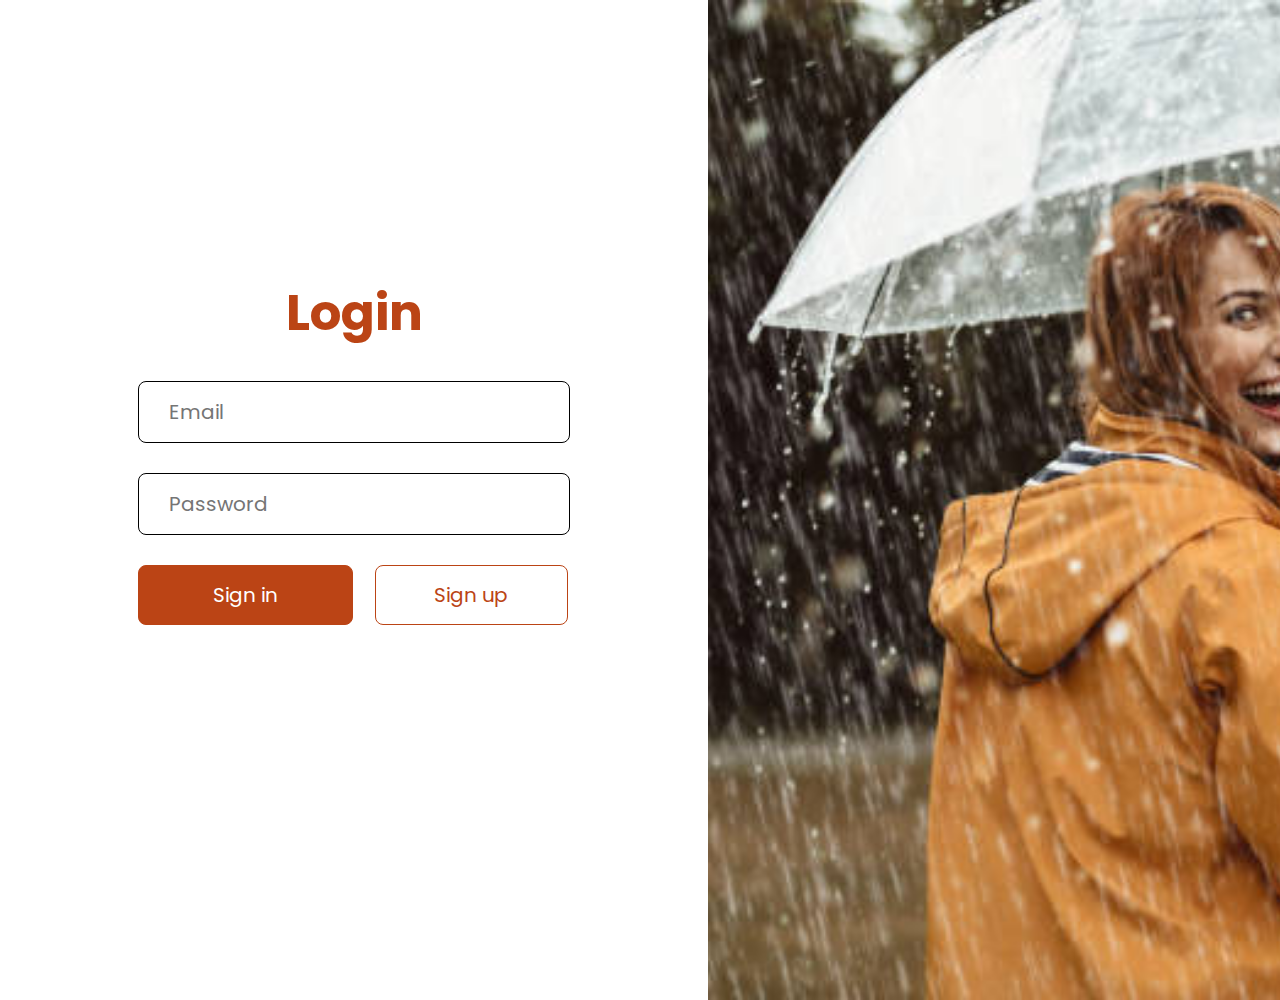
<file: login.html>
<!DOCTYPE html>
<html lang="en">
  <head>
    <meta charset="UTF-8" />
    <meta http-equiv="X-UA-Compatible" content="IE=edge" />
    <meta name="viewport" content="width=, initial-scale=1.0" />
    <title>Login</title>
    <link rel="stylesheet" href="style.css" />
    <link rel="preconnect" href="https://fonts.gstatic.com" />
    <link
      href="https://fonts.googleapis.com/css2?family=Poppins:wght@300&display=swap"
      rel="stylesheet"
    />
    <link
      rel="stylesheet"
      href="https://cdnjs.cloudflare.com/ajax/libs/font-awesome/6.1.1/css/all.min.css"
      integrity="sha512-KfkfwYDsLkIlwQp6LFnl8zNdLGxu9YAA1QvwINks4PhcElQSvqcyVLLD9aMhXd13uQjoXtEKNosOWaZqXgel0g=="
      crossorigin="anonymous"
      referrerpolicy="no-referrer"
    />
  </head>
  <body>
    <div id="parentdiv">
      <div id="leftside">
        <div id="block">
          <div id="createaccount"><h1>Login</h1></div>
          <div id="inputt">
            <input
              id="loginemail"
              class="logininput"
              type="email"
              placeholder="Email"
            />
            <input
              id="loginpassword"
              class="logininput"
              type="password"
              placeholder="Password"
            />
          </div>
          <div id="register">
            <button id="signup" onclick="loginfunction()" class="sign">
              Sign in
            </button>

            <a href="register.html" class="anchor"
              ><button id="signin" class="sign">Sign up</button></a
            >
          </div>
        </div>
      </div>
      <div id="rightside"></div>
    </div>

    <script src="login.js"></script>
  </body>
</html>
</file>
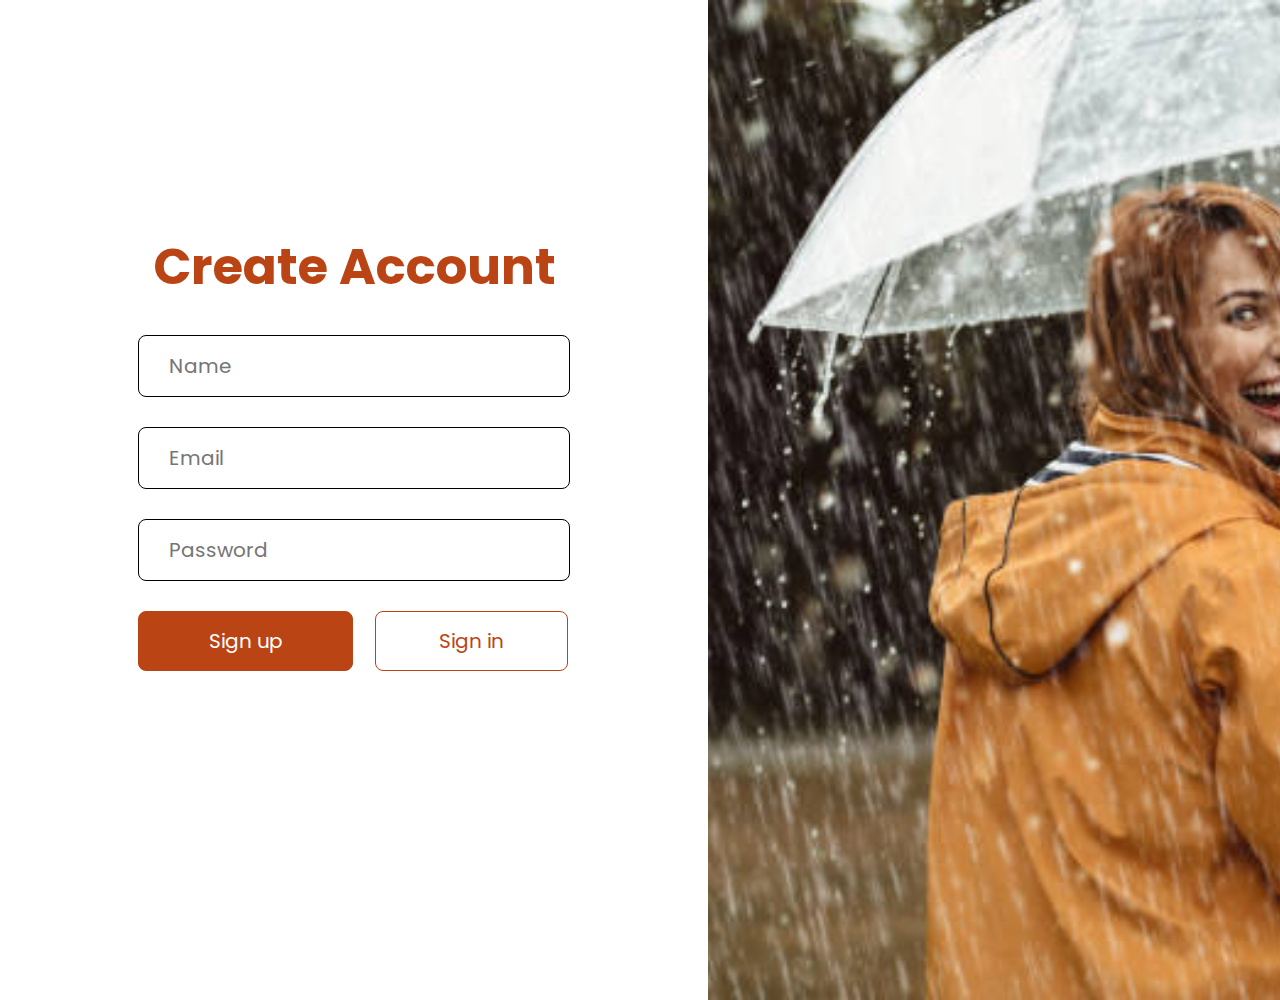
<file: register.html>
<!DOCTYPE html>
<html lang="en">
  <head>
    <meta charset="UTF-8" />
    <meta http-equiv="X-UA-Compatible" content="IE=edge" />
    <meta name="viewport" content="width=, initial-scale=1.0" />
    <title>Register</title>
    <link rel="stylesheet" href="style.css" />
    <link rel="preconnect" href="https://fonts.gstatic.com" />
    <link
      href="https://fonts.googleapis.com/css2?family=Poppins:wght@300&display=swap"
      rel="stylesheet"
    />
    <link
      rel="stylesheet"
      href="https://cdnjs.cloudflare.com/ajax/libs/font-awesome/6.1.1/css/all.min.css"
      integrity="sha512-KfkfwYDsLkIlwQp6LFnl8zNdLGxu9YAA1QvwINks4PhcElQSvqcyVLLD9aMhXd13uQjoXtEKNosOWaZqXgel0g=="
      crossorigin="anonymous"
      referrerpolicy="no-referrer"
    />
  </head>
  <body>
    <div id="parentdiv">
      <div id="leftside">
        <div id="block">
          <div id="createaccount"><h1>Create Account</h1></div>
          <div id="inputt">
            <input
              id="registername"
              class="registerinput"
              type="text"
              placeholder="Name"
            />
            <input
              id="registeremail"
              class="registerinput"
              type="email"
              placeholder="Email"
            />
            <input
              id="registerpassword"
              class="registerinput"
              type="password"
              placeholder="Password"
            />
          </div>
          <div id="register">
            <button onclick="registerfunction()" id="signup" class="sign">
              Sign up
            </button>

            <a href="login.html" class="anchor"
              ><button id="signin" class="sign">Sign in</button></a
            >
          </div>
        </div>
      </div>
      <div id="rightside"></div>
    </div>

    <script src="register.js"></script>
  </body>
</html>
</file>
<file: style.css>
* {
  margin: 0%;
  padding: 0;
  border: none;
  font-family: Poppins;
}
#maindiv {
  display: flex;
  justify-content: space-between;
  background-image: url("istockphoto-1157189649-612x612.jpg");
  height: 100vh;
  width: 100%;
  background-repeat: no-repeat;
  background-size: cover;
}

#righthand {
  background: rgba(0, 0, 0, 0.4);
  box-shadow: 0 4px 30px rgba(0, 0, 0, 0.1);
  backdrop-filter: blur(12.1px);
  -webkit-backdrop-filter: blur(12.1px);
  width: 30%;
  padding: 0px 50px;
  display: flex;
  flex-direction: column;
  height: 100vh;
  justify-content: space-between;
  position: relative;
}
#lefthand {
  width: 70%;
  padding: 50px;
  display: flex;
  flex-direction: column;
  justify-content: space-between;
}
#bottomleft {
  display: flex;
  align-items: center;
  color: white;
}
#bottomleft > div:last-child {
  font-size: 20px;
}
#bottomleft > div:nth-child(2) > p:first-child {
  font-size: 50px;
}
#bottomleft > div:nth-child(2) > p:nth-child(2) {
  font-size: 20px;
}
#bottomleft > div {
  padding-right: 40px;
}
#bottomleft > div:first-child {
  font-size: 100px;
}
.hr {
  width: 100%;
  height: 1px;
  background-color: rgb(173, 169, 169);
}
#login > a {
  font-size: 20px;
  color: white;
  text-decoration: none;
}

#righthand > div:first-child {
  margin-top: 50px;
}
#righthand > div:last-child {
  margin-bottom: 50px;
}
#searchicon {
  height: 100px;
  width: 100px;
  background-color: rgb(154, 233, 233);
  display: grid;
  place-items: center;
  position: absolute;
  top: 0;
  right: 0;
  font-size: 20px;
}
#input {
  width: 80%;
  padding: 10px 0px;
  color: rgb(173, 169, 169);
  border: none;
  outline: none;
  background-color: transparent;
  font-size: 20px;
  border-bottom: 1px solid rgb(173, 169, 169);
}
#input::placeholder {
  color: rgb(173, 169, 169);
}
#locations {
  font-size: 20px;
  color: rgb(161, 140, 140);
}

#locations > p {
  padding: 10px 0px;
  cursor: pointer;
}
#details {
  color: rgb(255, 255, 255);
  font-size: 20px;
}
#weather {
  font-size: 20px;
  color: rgb(173, 169, 169);
}
#weather > p {
  padding: 10px 0px;
}
.registerinput {
  border: 1px solid black;
  display: block;
}
#register {
  display: flex;
  justify-content: space-between;
  width: 300px;
}
.sign {
  border: 1px solid black;
}
#parentdiv {
  width: 100%;
  height: 100vh;
}

#weather > p > span {
  color: white;
  float: right;
}

#popup {
  height: 100vh;
  width: 100%;
  display: grid;
  place-items: center;
  background-color: rgba(0, 0, 0, 0.6);
  position: absolute;
  top: 0;
  left: 0;
  display: none;
}
#message {
  width: 60%;
  padding: 50px;
  background-color: white;
  font-size: 20px;
  text-align: center;
  border-radius: 30px;
  position: relative;
}
#cancel {
  cursor: pointer;
  position: absolute;
  top: 5px;
  right: 20px;
}
#createaccount {
  font-size: 25px;
  font-weight: 900;
  text-align: center;
  color: rgb(187, 68, 21);
}
.registerinput,
.logininput {
  border: 1px solid black;
  display: block;
  margin-top: 30px;
  padding-left: 30px;
  width: 400px;
  height: 60px;
  font-size: 20px;
  border-radius: 8px;
  outline-color: rgb(143, 94, 75);
}
#register {
  display: flex;
  justify-content: space-between;
  width: 430px;
  margin-top: 30px;
}
.anchor {
  width: 90%;
}
.sign {
  border: 1px solid rgb(187, 68, 21);
  width: 90%;
  height: 60px;
  font-size: 20px;
  border-radius: 8px;
  cursor: pointer;
}
#signin {
  color: rgb(187, 68, 21);
  background-color: white;
  float: right;
}
#signup {
  background-color: rgb(187, 68, 21);
  color: white;
}
#parentdiv {
  width: 100%;
  height: 100vh;
  display: flex;
}
#leftside {
  height: 100vh;
  width: 60%;
  display: grid;
  place-items: center;
}
#rightside {
  height: 100vh;
  width: 40%;
  background-image: url("beautifulimage.jpg");
  background-repeat: no-repeat;
  background-size: cover;
  padding: 50px;
}

@media only screen and (max-width: 1270px) {
  #bottomleft > div:nth-child(2) > p:first-child {
    font-size: 30px;
  }
  #bottomleft > div:first-child {
    font-size: 80px;
  }
}

@media only screen and (max-width: 1110px) {
  #bottomleft > div:nth-child(2) > p:first-child {
    font-size: 25px;
  }
  #bottomleft > div:first-child {
    font-size: 60px;
  }
}
@media only screen and (max-width: 1020px) {
  #bottomleft > div:nth-child(2) > p:first-child {
    font-size: 20px;
  }
  #bottomleft > div:first-child {
    font-size: 40px;
  }
  #bottomleft > div:nth-child(2) > p:nth-child(2) {
    font-size: 15px;
  }
  #bottomleft > div:last-child {
    font-size: 15px;
  }
  #imgsrc {
    width: 35px;
    height: 35px;
  }
  #searchicon {
    width: 90px;
  }
}
@media only screen and (max-width: 800px) {
  #maindiv {
    flex-direction: column;
  }
  #lefthand {
    width: auto;
    height: 35%;
  }
  #righthand {
    width: auto;
    padding: 0px;
  }
  #righthandfirstchild {
    padding-left: 50px;
  }
  #locations,
  #details,
  #weather {
    padding-left: 50px;
    padding-right: 50px;
  }
  .hr {
    margin-left: 50px;
    margin-right: 50px;
    width: auto;
  }
}
@media only screen and (max-width: 800px) {
  #righthandfirstchild {
    padding-left: 20px;
  }
  #locations,
  #details,
  #weather {
    padding-left: 20px;
    padding-right: 20px;
  }
  .hr {
    margin-left: 20px;
    margin-right: 20px;
  }
  #lefthand {
    padding: 20px;
  }
  #locations > p {
    padding: 5px 0px;
  }
  #weather > p {
    padding: 5px 0px;
  }
  #weather {
    font-size: 15px;
  }
  #searchicon {
    width: 70px;
    height: 70px;
  }
  #righthand > div:first-child {
    margin-top: 20px;
  }
  #righthand > div:last-child {
    margin-bottom: 20px;
  }
  #locations {
    font-size: 15px;
  }

  #bottomleft > div {
    padding-right: 20px;
  }
}

@media only screen and (max-width: 731px) {
  #rightside {
    display: none;
  }
  #leftside {
    width: 100%;
  }
}

@media only screen and (max-width: 500px) {
  #leftside {
    padding-left: 50px;
    padding-right: 50px;
  }
  #createaccount {
    font-size: 20px;
  }
  .registerinput,
  .logininput,
  .sign {
    font-size: 15px;
    height: 50px;
    width: 85%;
  }
  #inputt {
    display: flex;
    flex-direction: column;
    align-items: center;
    justify-content: space-between;
  }
  #register {
    width: 100%;
  }
}

@media only screen and (max-width: 370px) {
  #createaccount {
    font-size: 12px;
  }
  #weather {
    height: 60px;
  }
  #input {
    padding: 30px;
  }
}
</file>
